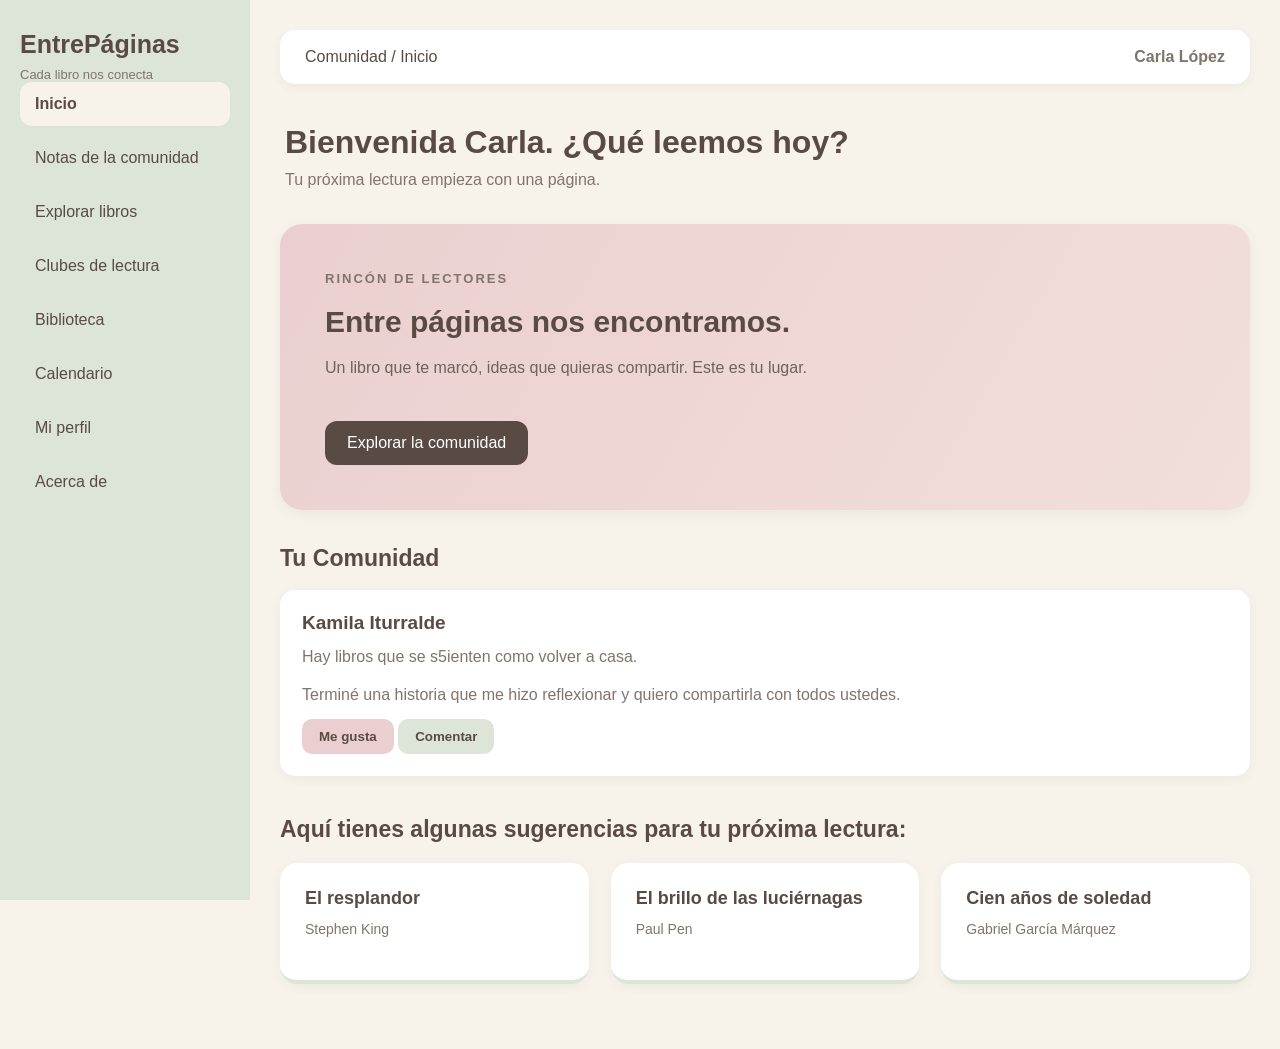
<file: index.html>
<!DOCTYPE html>
<html lang="es">
<head>
    <meta charset="UTF-8">
    <meta name="viewport" content="width=device-width, initial-scale=1.0">
    <title>EntrePáginas | Inicio</title>
    <link rel="stylesheet" href="css/estilos.css">
</head>

<body>
    <!--Barra lateral de navegación-->
    <aside class="sidebar">
        <div class="logo">
            <h2>EntrePáginas</h2>
            <p>Cada libro nos conecta</p>
        </div>

        <nav>
            <a href="index.html" class="activo">Inicio</a>
            <a href="paginas/comunidad.html">Notas de la comunidad</a>
            <a href="paginas/explorar.html">Explorar libros</a>
            <a href="paginas/clubes.html">Clubes de lectura</a>
            <a href="paginas/biblioteca.html">Biblioteca</a>
            <a href="paginas/calendario.html">Calendario</a>
            <a href="paginas/perfil.html">Mi perfil</a>
            <a href="paginas/acerca.html">Acerca de</a>
        </nav>
    </aside>
    <!--Contenido principal-->
    <main class="contenido">
        <!--Barra superior-->
        <header class="topbar">
            <p>Comunidad / Inicio</p>
            <div class="usuario">
                <span>Carla López</span>
            </div>
        </header>

    <!--Bienvenida al usuario-->
    <section class="bienvenida">
        <h1>Bienvenida Carla. ¿Qué leemos hoy?</h1>
        <p>Tu próxima lectura empieza con una página.</p>
    </section>

    <!--Banner principal-->
    <section class="banner">
        <div>
            <p>RINCÓN DE LECTORES</p>
            <h2>Entre páginas nos encontramos.</h2>
            <p>Un libro que te marcó, ideas que quieras compartir. Este es tu lugar.</p>

            <a href="paginas/comunidad.html">
                Explorar la comunidad
            </a>
        </div>
    </section>

    <!--Publicaciones-->
    <section class="comunidad-inicio">
        <h2>Tu Comunidad</h2>
        <div class="publicacion">
            <h3>Kamila Iturralde</h3>
            <p>Hay libros que se s5ienten como volver a casa.</p>
            <p>Terminé una historia que me hizo reflexionar y quiero compartirla con todos ustedes.</p>

            <button>Me gusta</button>
            <button>Comentar</button>
        </div>
    </section>

    <!--Libros recomendados-->
    <section class="recomendaciones">
        <h2>Aquí tienes algunas sugerencias para tu próxima lectura:</h2>

        <div class="libros">
            <article class="libro">
                <h3>El resplandor</h3>
                <p>Stephen King</p>
            </article>

            <article class="libro">
                <h3>El brillo de las luciérnagas</h3>
                <p>Paul Pen</p>
            </article>

            <article class="libro">
                <h3>Cien años de soledad</h3>
                <p>Gabriel García Márquez</p>
            </article>
        </div>
    </section>
    </main>

    <script src="js/script.js"></script>
</body>
</html>
</file>
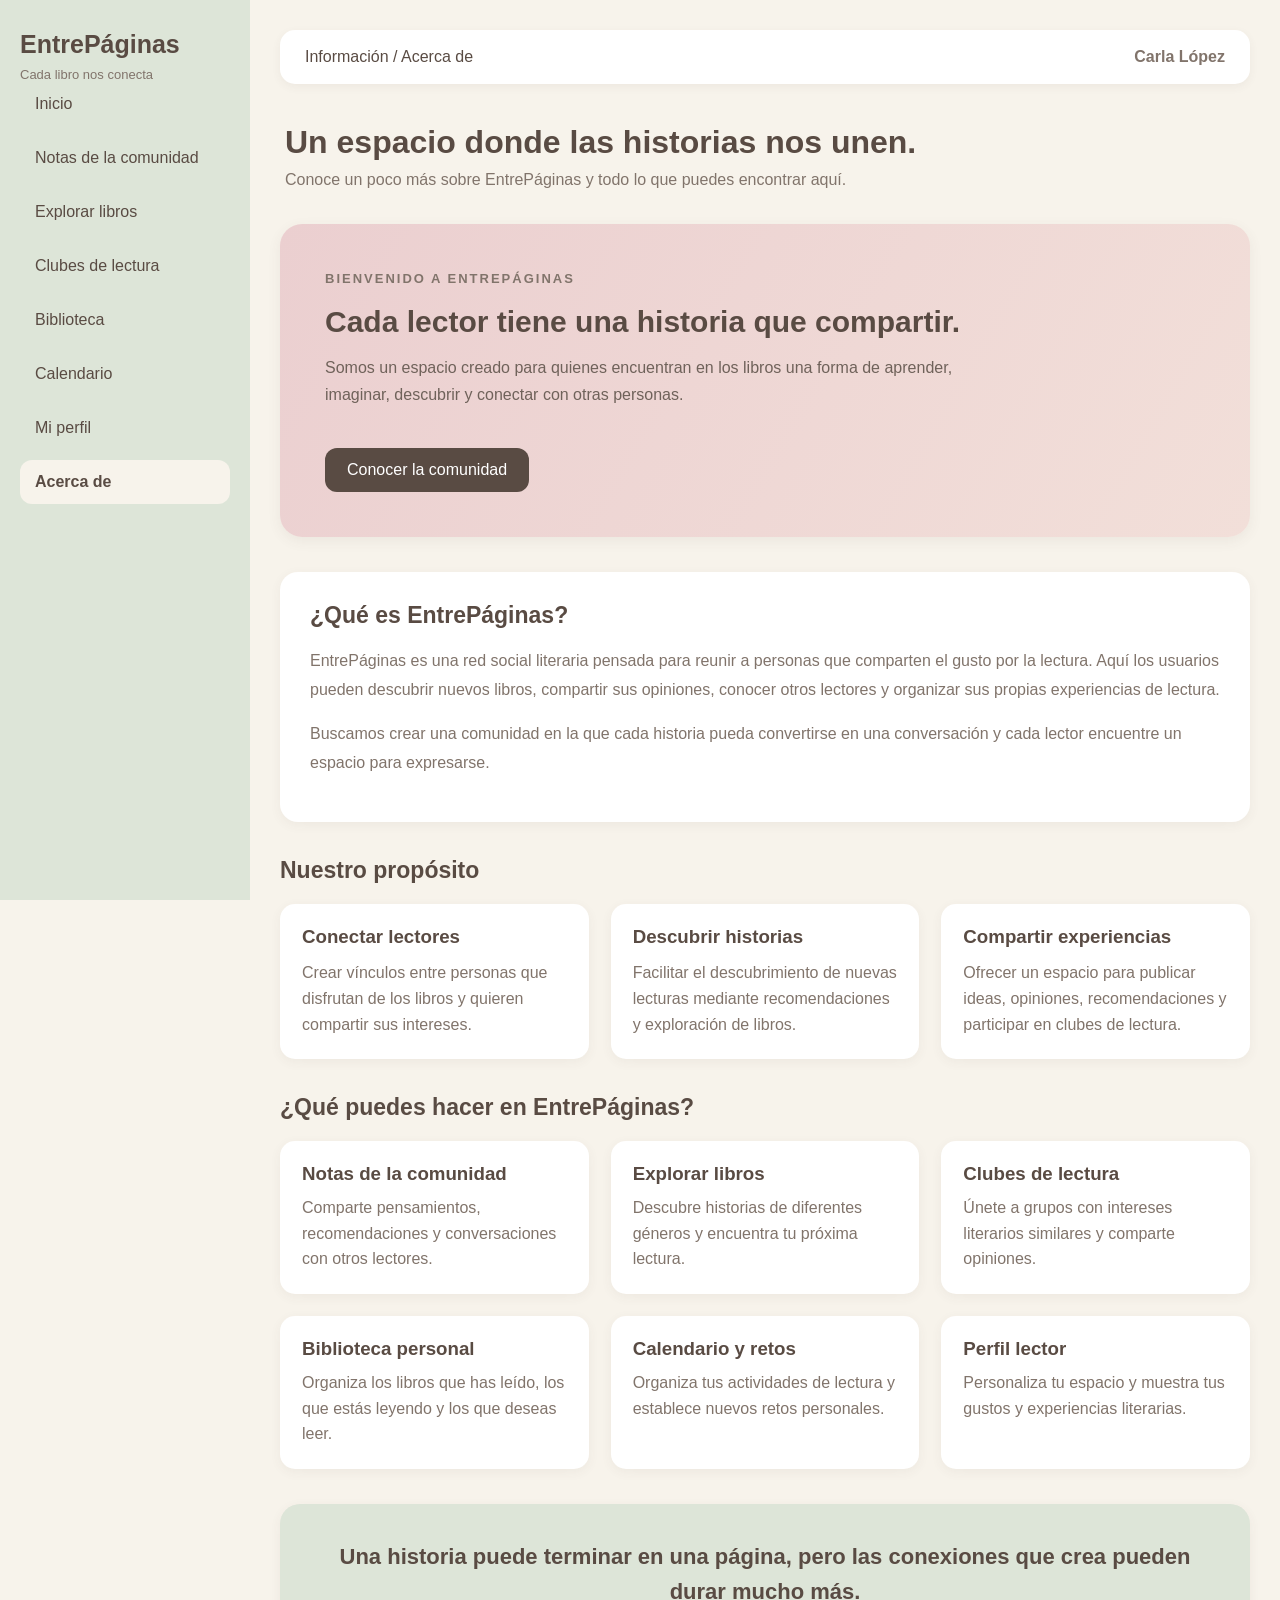
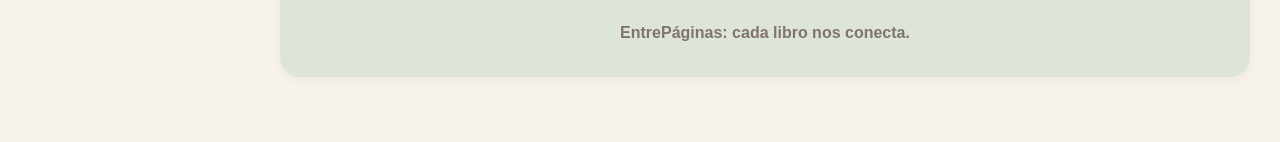
<file: paginas/acerca.html>
<!DOCTYPE html>
<html lang="es">
<head>
    <meta charset="UTF-8">
    <meta name="viewport" content="width=device-width, initial-scale=1.0">
    <title>EntrePáginas | Acerca de</title>
    <link rel="stylesheet" href="../css/estilos.css">
</head>
<body>
    <!-- Barra lateral de navegación -->
    <aside class="sidebar">
        <div class="logo">
            <h2>EntrePáginas</h2>
            <p>Cada libro nos conecta</p>
        </div>

        <nav>
            <a href="../index.html">Inicio</a>
            <a href="comunidad.html">Notas de la comunidad</a>
            <a href="explorar.html">Explorar libros</a>
            <a href="clubes.html">Clubes de lectura</a>
            <a href="biblioteca.html">Biblioteca</a>
            <a href="calendario.html">Calendario</a>
            <a href="perfil.html">Mi perfil</a>
            <a href="acerca.html" class="activo">Acerca de</a>
        </nav>
    </aside>

    <!-- Contenido principal -->
    <main class="contenido">
        <!-- Barra superior -->
        <header class="topbar">
            <p>Información / Acerca de</p>
            <div class="usuario">
                <span>Carla López</span>
            </div>
        </header>

        <!--Presentación-->
        <section class="bienvenida">
            <h1>Un espacio donde las historias nos unen.</h1>
            <p>Conoce un poco más sobre EntrePáginas y todo lo que puedes encontrar aquí.</p>
        </section>

        <!--Banner principal-->
        <section class="banner">
            <div>
                <p>BIENVENIDO A ENTREPÁGINAS</p>
                <h2>Cada lector tiene una historia que compartir.</h2>
                <p>Somos un espacio creado para quienes encuentran en los libros una forma de aprender, imaginar, descubrir y conectar con otras personas.</p>
                <a href="comunidad.html">Conocer la comunidad</a>
            </div>
        </section>

        <!--Nuestra historia-->
         <section class="acerca-historia">
            <h2>¿Qué es EntrePáginas?</h2>
            <p>EntrePáginas es una red social literaria pensada para reunir a personas que comparten el gusto por la lectura. Aquí los usuarios
                pueden descubrir nuevos libros, compartir sus opiniones, conocer otros lectores y organizar sus propias experiencias de lectura.</p>
             <p>Buscamos crear una comunidad en la que cada historia pueda convertirse en una conversación y cada lector encuentre un espacio para expresarse.</p>
        </section>

        <!--Propósito-->
        <section class="acerca-proposito">
            <h2>Nuestro propósito</h2>
            <div class="proposito-contenedor">
                <article class="proposito-card">
                    <h3>Conectar lectores</h3>
                    <p>Crear vínculos entre personas que disfrutan de los libros y quieren compartir sus intereses.</p>     
                </article>

                <article class="proposito-card">
                    <h3>Descubrir historias</h3>
                    <p> Facilitar el descubrimiento de nuevas lecturas mediante recomendaciones y exploración de libros.</p>
                </article>

                <article class="proposito-card">
                    <h3>Compartir experiencias</h3>
                    <p>Ofrecer un espacio para publicar ideas, opiniones, recomendaciones y participar en clubes de lectura.</p>  
                </article>
            </div>
        </section>

        <!--Funciones-->
        <section class="acerca-funciones">
            <h2>¿Qué puedes hacer en EntrePáginas?</h2>
            <div class="funciones-lista">
                <article>
                    <h3>Notas de la comunidad</h3>
                    <p>Comparte pensamientos, recomendaciones y conversaciones con otros lectores.</p>
                </article>

                <article>
                    <h3>Explorar libros</h3>
                    <p>Descubre historias de diferentes géneros y encuentra tu próxima lectura.</p>
                </article>

                <article>
                    <h3>Clubes de lectura</h3>
                    <p>Únete a grupos con intereses literarios similares y comparte opiniones.</p>
                </article>

                <article>
                    <h3>Biblioteca personal</h3>
                    <p>Organiza los libros que has leído, los que estás leyendo y los que deseas leer.</p>
                </article>

                <article>
                    <h3>Calendario y retos</h3>
                    <p>Organiza tus actividades de lectura y establece nuevos retos personales.</p>
                </article>

                <article>
                    <h3>Perfil lector</h3>
                    <p>Personaliza tu espacio y muestra tus gustos y experiencias literarias.</p>
                </article>
            </div>
        </section>

        <!--Frase final-->
        <section class="acerca-final">
            <h2>Una historia puede terminar en una página, pero las conexiones que crea pueden durar mucho más.</h2>
            <p>EntrePáginas: cada libro nos conecta.</p>
        </section>
    </main>

    <script src="../js/script.js"></script>
</body>
</html>
</file>
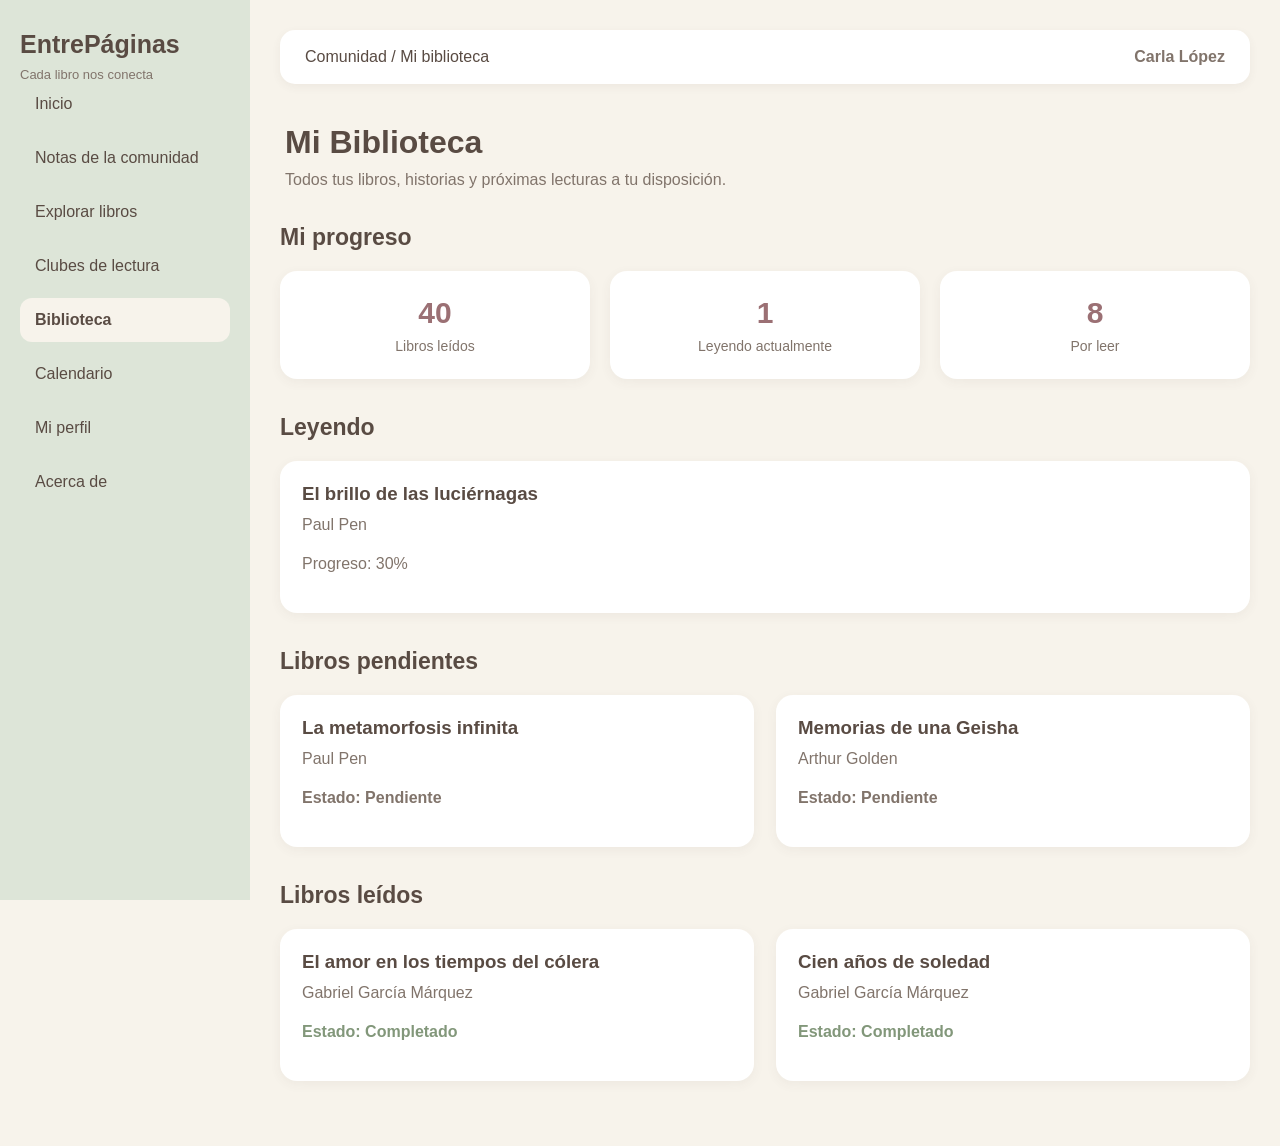
<file: paginas/biblioteca.html>
<!DOCTYPE html>
<html lang="es">
<head>
    <meta charset="UTF-8">
    <meta name="viewport" content="width=device-width, initial-scale=1.0">
    <title>EntrePáginas | Biblioteca</title>
    <link rel="stylesheet" href="../css/estilos.css">
</head>
<body>
    <!-- Barra lateral de navegación -->
    <aside class="sidebar">
        <div class="logo">
            <h2>EntrePáginas</h2>
            <p>Cada libro nos conecta</p>
        </div>

        <nav>
            <a href="../index.html">Inicio</a>
            <a href="comunidad.html">Notas de la comunidad</a>
            <a href="explorar.html">Explorar libros</a>
            <a href="clubes.html">Clubes de lectura</a>
            <a href="biblioteca.html" class="activo">Biblioteca</a>
            <a href="calendario.html">Calendario</a>
            <a href="perfil.html">Mi perfil</a>
            <a href="acerca.html">Acerca de</a>
        </nav>
    </aside>

    <!-- Contenido principal -->
    <main class="contenido">
        <!-- Barra superior -->
        <header class="topbar">
            <p>Comunidad / Mi biblioteca</p>
            <div class="usuario">
                <span>Carla López</span>
            </div>
        </header>
        
        <!--Bienvenida-->
        <section class="bienvenida">
            <h1>Mi Biblioteca</h1>
            <p>Todos tus libros, historias y próximas lecturas a tu disposición.</p>
        </section>

        <!--Resumen de lecturas-->
        <section class="resumen-biblioteca">
            <h2>Mi progreso</h2>
            <div class="estadisticas-libros">
                <article class="estadistica">
                    <h3>40</h3>
                    <p>Libros leídos</p>
                </article>

                <article class="estadistica">
                    <h3>1</h3>
                    <p>Leyendo actualmente</p>
                </article>

                <article class="estadistica">
                    <h3>8</h3>
                    <p>Por leer</p>
                </article>
            </div>
        </section>

        <!--Libros que esté leyendo el usuario-->
        <section class="mis-lecturas">
            <h2>Leyendo</h2>
            <div class="libros">
                <article class="libro">
                    <h3>El brillo de las luciérnagas</h3>
                    <p>Paul Pen</p>
                    <p>Progreso: 30%</p>
                </article>
            </div>
        </section>

        <!--Libros pendientes-->
        <section class="libros-pendientes">
            <h2>Libros pendientes</h2>
            <div class="libros">
                <article class="libro">
                    <h3>La metamorfosis infinita</h3>
                    <p>Paul Pen</p>
                    <p>Estado: Pendiente</p>
                </article>

                <article class="libro">
                    <h3>Memorias de una Geisha</h3>
                    <p>Arthur Golden</p>
                    <p>Estado: Pendiente</p>
                </article>
            </div>
        </section>

        <!--Libros terminados-->
        <section class="libros-leidos">
            <h2>Libros leídos</h2>
            <div class="libros">
                <article class="libro">
                    <h3>El amor en los tiempos del cólera</h3>
                    <p>Gabriel García Márquez</p>
                    <p>Estado: Completado</p>
                </article>

                <article class="libro">
                    <h3>Cien años de soledad</h3>
                    <p>Gabriel García Márquez</p>
                    <p>Estado: Completado</p>
                </article>
            </div>
        </section>
    </main>

    <script src="../js/script.js"></script>
</body>
</html>
</file>
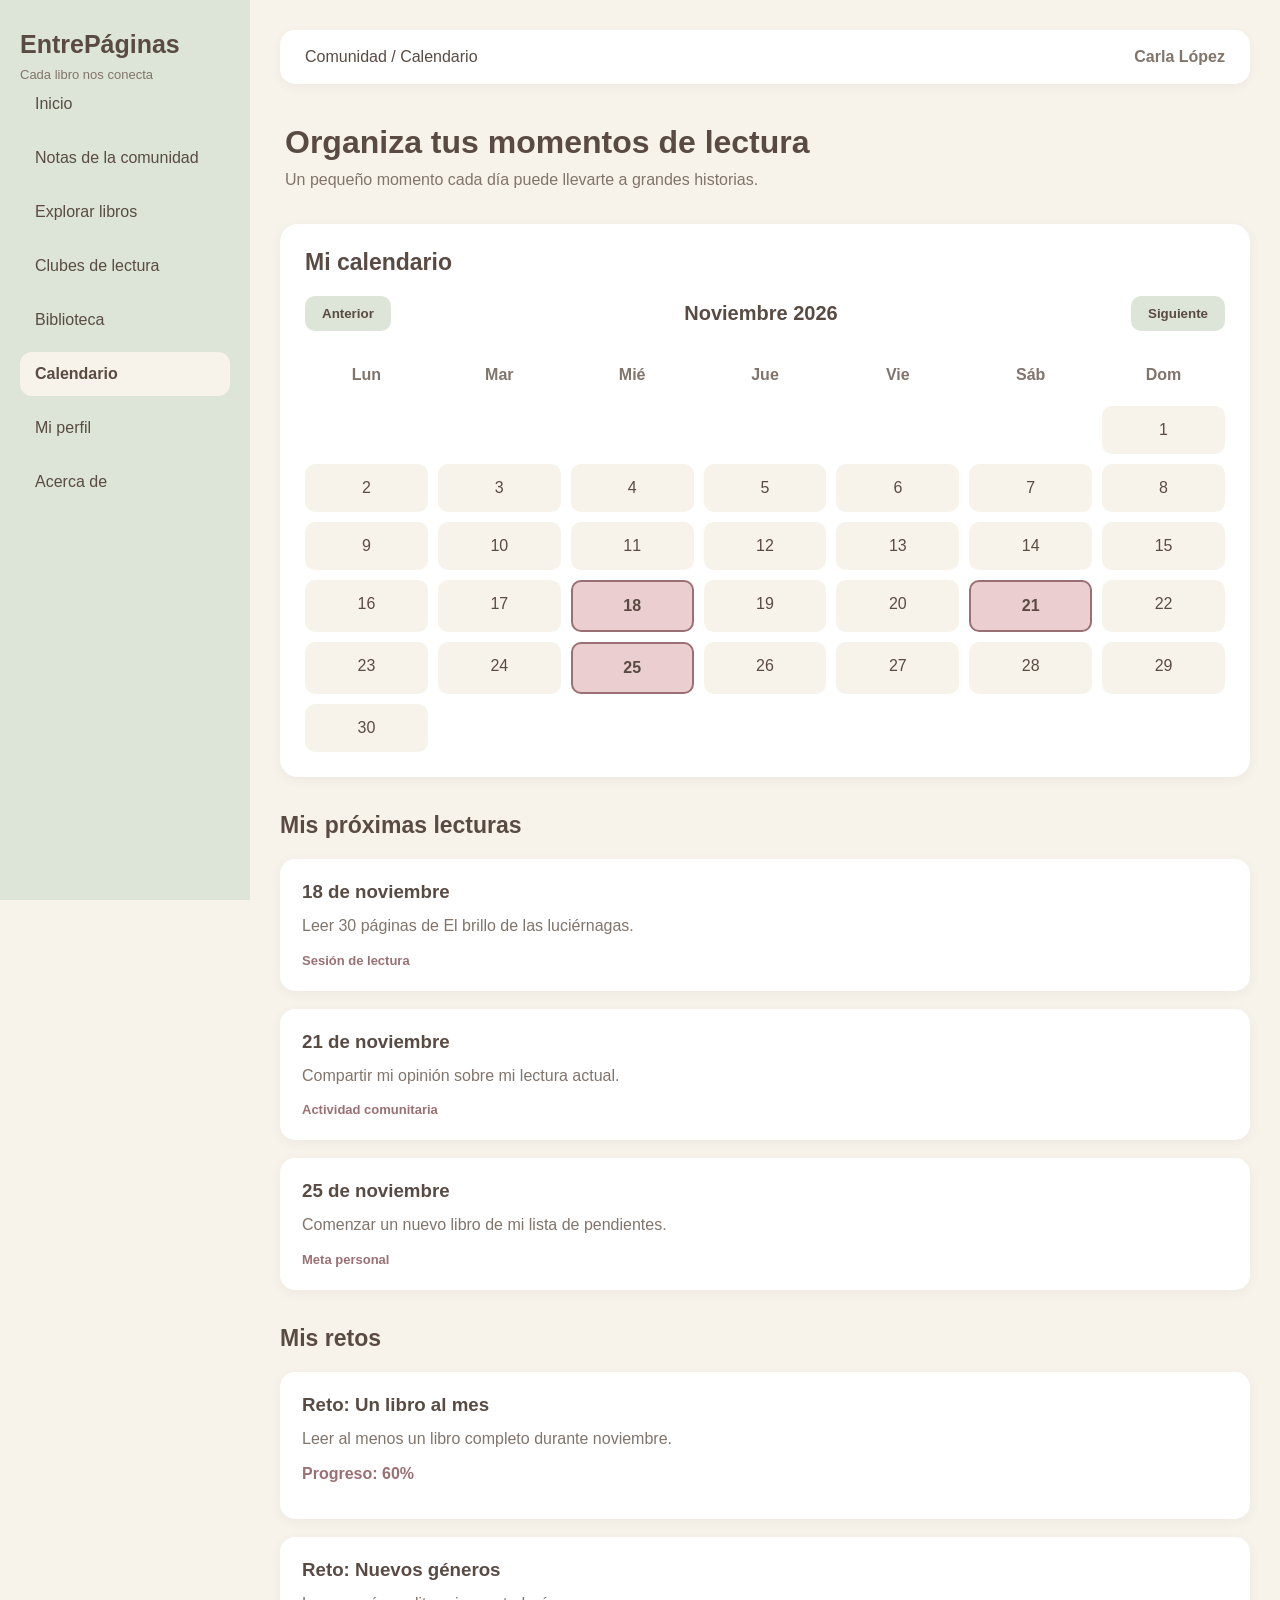
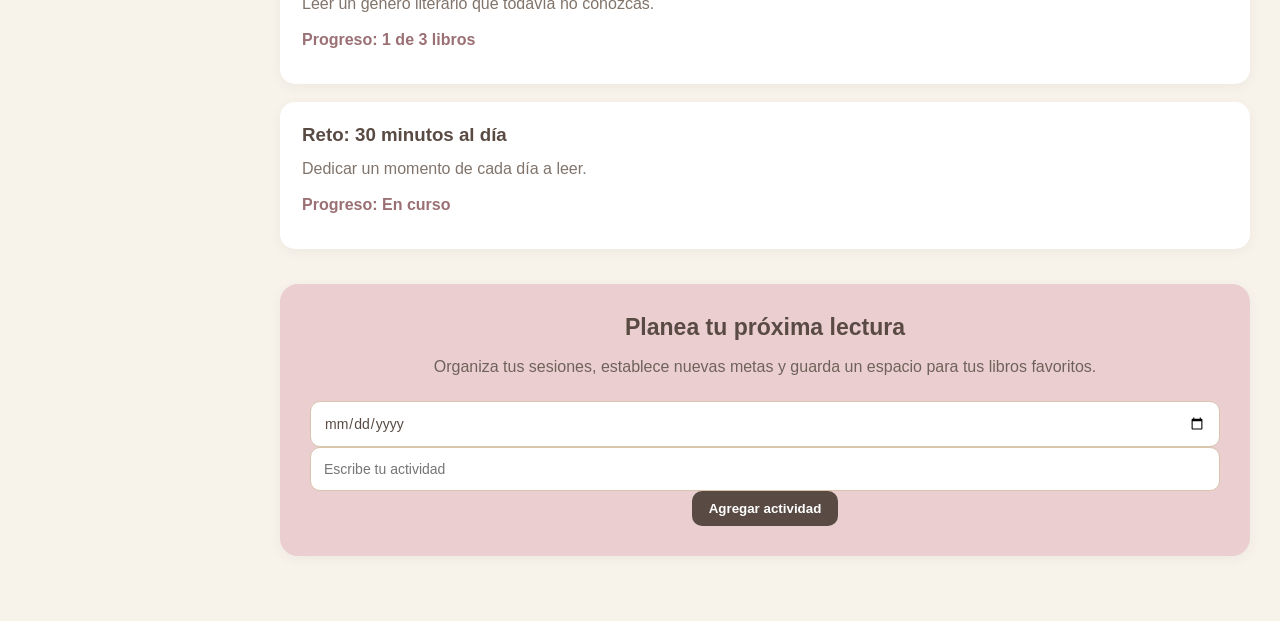
<file: paginas/calendario.html>
<!DOCTYPE html>
<html lang="es">
<head>
    <meta charset="UTF-8">
    <meta name="viewport" content="width=device-width, initial-scale=1.0">
    <title>EntrePáginas | Calendario</title>
    <link rel="stylesheet" href="../css/estilos.css">
</head>
<body>
    <!-- Barra lateral de navegación -->
    <aside class="sidebar">
        <div class="logo">
            <h2>EntrePáginas</h2>
            <p>Cada libro nos conecta</p>
        </div>

        <nav>
            <a href="../index.html">Inicio</a>
            <a href="comunidad.html">Notas de la comunidad</a>
            <a href="explorar.html">Explorar libros</a>
            <a href="clubes.html">Clubes de lectura</a>
            <a href="biblioteca.html">Biblioteca</a>
            <a href="calendario.html" class="activo">Calendario</a>
            <a href="perfil.html">Mi perfil</a>
            <a href="acerca.html">Acerca de</a>
        </nav>
    </aside>

    <!-- Contenido principal -->
    <main class="contenido">
         <!-- Barra superior -->
        <header class="topbar">
            <p>Comunidad / Calendario</p>
            <div class="usuario">
                <span>Carla López</span>
            </div>
        </header>

        <!--Bienvenida-->
        <section class="bienvenida">
            <h1>Organiza tus momentos de lectura</h1>
            <p>Un pequeño momento cada día puede llevarte a grandes historias.</p>
        </section>

        <!--Calendario-->
        <section class="calendario-lectura">
            <h2>Mi calendario</h2>
            <div class="encabezado-calendario">
                <button type="button" id="mes-anterior">Anterior</button>
                <h3 id="mes-actual">Noviembre 2026</h3>
                <button type="button" id="mes-siguiente">Siguiente</button>
            </div>

            <div class="dias-semana">
                <div>Lun</div>
                <div>Mar</div>
                <div>Mié</div>
                <div>Jue</div>
                <div>Vie</div>
                <div>Sáb</div>
                <div>Dom</div>
            </div>

            <div class="dias-calendario" id="dias-calendario">
                <div class="dia vacio"></div>
                <div class="dia vacio"></div>

                <div class="dia">1</div>
                <div class="dia">2</div>
                <div class="dia">3</div>
                <div class="dia">4</div>
                <div class="dia">5</div>
                <div class="dia">6</div>
                <div class="dia">7</div>
                <div class="dia">8</div>
                <div class="dia">9</div>
                <div class="dia">10</div>
                <div class="dia">11</div>
                <div class="dia">12</div>
                <div class="dia">13</div>
                <div class="dia">14</div>
                <div class="dia">15</div>
                <div class="dia">16</div>
                <div class="dia">17</div>
                <div class="dia">18</div>
                <div class="dia">19</div>
                <div class="dia">20</div>
                <div class="dia">21</div>
                <div class="dia">22</div>
                <div class="dia">23</div>
                <div class="dia">24</div>
                <div class="dia">25</div>
                <div class="dia">26</div>
                <div class="dia">27</div>
                <div class="dia">28</div>
                <div class="dia">29</div>
                <div class="dia">30</div>
            </div>
        </section>

        <!--Actividades programadas-->
        <section class="actividades-lectura">
            <h2>Mis próximas lecturas</h2>
            <div class="actividad">
                <h3>18 de noviembre</h3>
                <p>Leer 30 páginas de El brillo de las luciérnagas.</p>
                <span>Sesión de lectura</span>
            </div>

            <div class="actividad">
                <h3>21 de noviembre</h3>
                <p>Compartir mi opinión sobre mi lectura actual.</p>
                <span>Actividad comunitaria</span>
            </div>

            <div class="actividad">
                <h3>25 de noviembre</h3>
                <p>Comenzar un nuevo libro de mi lista de pendientes.</p>
                <span>Meta personal</span>
            </div>
        </section>

        <!--Retos de lectura-->
        <section class="retos-lectura">
            <h2>Mis retos</h2>
            <div class="reto">
                <h3>Reto: Un libro al mes</h3>
                <p>Leer al menos un libro completo durante noviembre.</p>
                <p>Progreso: 60%</p>
            </div>

            <div class="reto">
                <h3>Reto: Nuevos géneros</h3>
                <p>Leer un género literario que todavía no conozcas.</p>
                <p>Progreso: 1 de 3 libros</p>
            </div>

            <div class="reto">
                <h3>Reto: 30 minutos al día</h3>
                <p>Dedicar un momento de cada día a leer.</p>
                <p>Progreso: En curso</p>
            </div>
        </section>

        <!--Crear actividad-->
        <section class="nueva-actividad">
           <h2>Planea tu próxima lectura</h2>

    <p>Organiza tus sesiones, establece nuevas metas y guarda un espacio para tus libros favoritos.</p>

    <input type="date" id="fecha">
    <input type="text" id="actividad" placeholder="Escribe tu actividad">

    <button type="button" onclick="agregarActividad()">
        Agregar actividad
    </button>
        </section>
    </main>

    <script src="../js/script.js"></script>
</body>
</html>
</file>
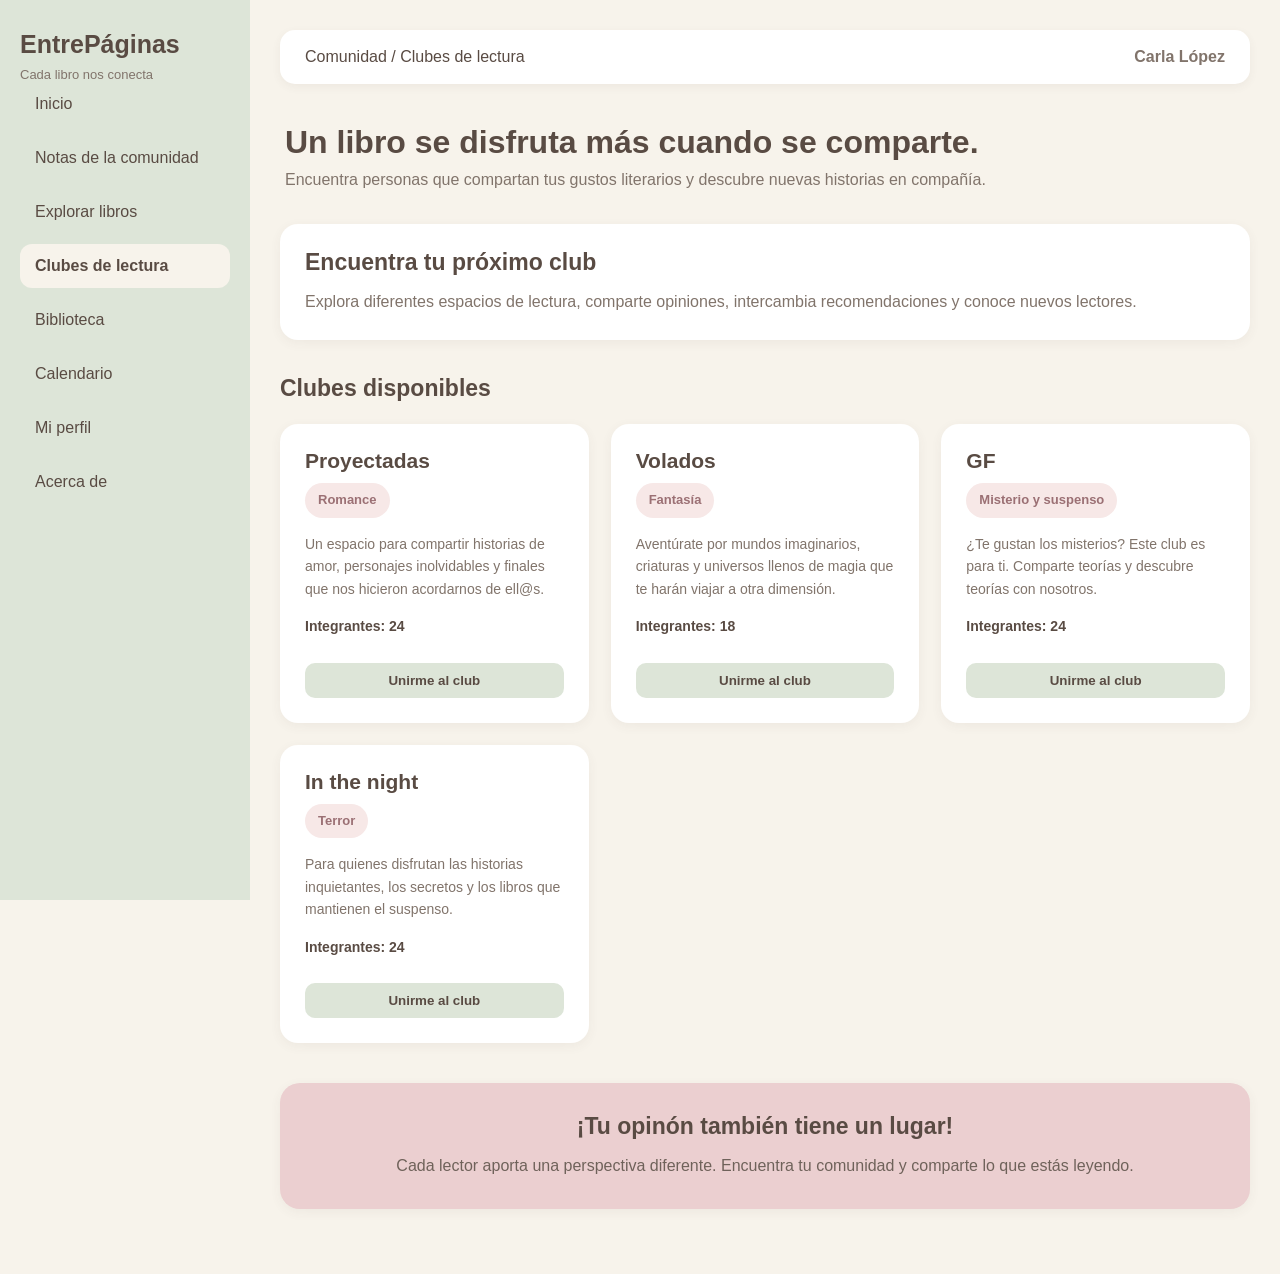
<file: paginas/clubes.html>
<!DOCTYPE html>
<html lang="es">
<head>
    <meta charset="UTF-8">
    <meta name="viewport" content="width=device-width, initial-scale=1.0">
    <title>EntrePáginas | Clubes de lectura</title>
    <link rel="stylesheet" href="../css/estilos.css">
</head>
<body>
    <!-- Barra lateral de navegación -->
    <aside class="sidebar">
        <div class="logo">
            <h2>EntrePáginas</h2>
            <p>Cada libro nos conecta</p>
        </div>

        <nav>
            <a href="../index.html">Inicio</a>
            <a href="comunidad.html">Notas de la comunidad</a>
            <a href="explorar.html">Explorar libros</a>
            <a href="clubes.html" class="activo">Clubes de lectura</a>
            <a href="biblioteca.html">Biblioteca</a>
            <a href="calendario.html">Calendario</a>
            <a href="perfil.html">Mi perfil</a>
            <a href="acerca.html">Acerca de</a>
        </nav>
    </aside>

    <!--Contenido principal-->
    <main class="contenido">
        <!--Barra superior-->
        <header class="topbar">
            <p>Comunidad / Clubes de lectura</p>
            <div class="usuario">
                <span>Carla López</span>
            </div>
        </header>

        <!--Bienvenida-->
        <!-- Bienvenida -->
        <section class="bienvenida">
            <h1>Un libro se disfruta más cuando se comparte.</h1>
            <p>Encuentra personas que compartan tus gustos literarios y descubre nuevas historias en compañía.</p>
        </section>

        <!-- Presentación de los clubes -->
        <section class="presentacion-clubes">
            <h2>Encuentra tu próximo club</h2>
            <p>Explora diferentes espacios de lectura, comparte opiniones, intercambia recomendaciones y conoce nuevos lectores.</p>
        </section>

        <!--Clubes disponibles-->
        <section class="clubes-disponibles">
            <h2>Clubes disponibles</h2>
            <div class="lista-clubes">
                <!--Club 1-->
                <article class="club">
                    <h3>Proyectadas</h3>
                    <p class="genero">Romance</p>
                    <p>Un espacio para compartir historias de amor, personajes inolvidables y finales que nos hicieron acordarnos de ell@s.</p>
                    <p>Integrantes: 24</p>
                    <button>Unirme al club</button>
                </article>

                <!--Club 2-->
                <article class="club">
                    <h3>Volados</h3>
                    <p class="genero">Fantasía</p>
                    <p>Aventúrate por mundos imaginarios, criaturas y universos llenos de magia que te harán viajar a otra dimensión.</p>
                    <p>Integrantes: 18</p>
                    <button>Unirme al club</button>
                </article>

                <!--Club 3-->
                <article class="club">
                    <h3>GF</h3>
                    <p class="genero">Misterio y suspenso</p>
                    <p>¿Te gustan los misterios? Este club es para ti. Comparte teorías y descubre teorías con nosotros.</p>
                    <p>Integrantes: 24</p>
                    <button>Unirme al club</button>
                </article>

                <!--Club 4-->
                <article class="club">
                    <h3>In the night</h3>
                    <p class="genero">Terror</p>
                    <p>Para quienes disfrutan las historias inquietantes, los secretos y los libros que mantienen el suspenso.</p>
                    <p>Integrantes: 24</p>
                    <button>Unirme al club</button>
                </article>
            </div>
        </section>

            <!--Invitación a participar-->
            <section class="invitacion-club">
                <h2>¡Tu opinón también tiene un lugar!</h2>
                <p>Cada lector aporta una perspectiva diferente. Encuentra tu comunidad y comparte lo que estás leyendo.</p>
            </section>
    </main>

    <script src="../js/script.js"></script>
</body>
</html>
</file>
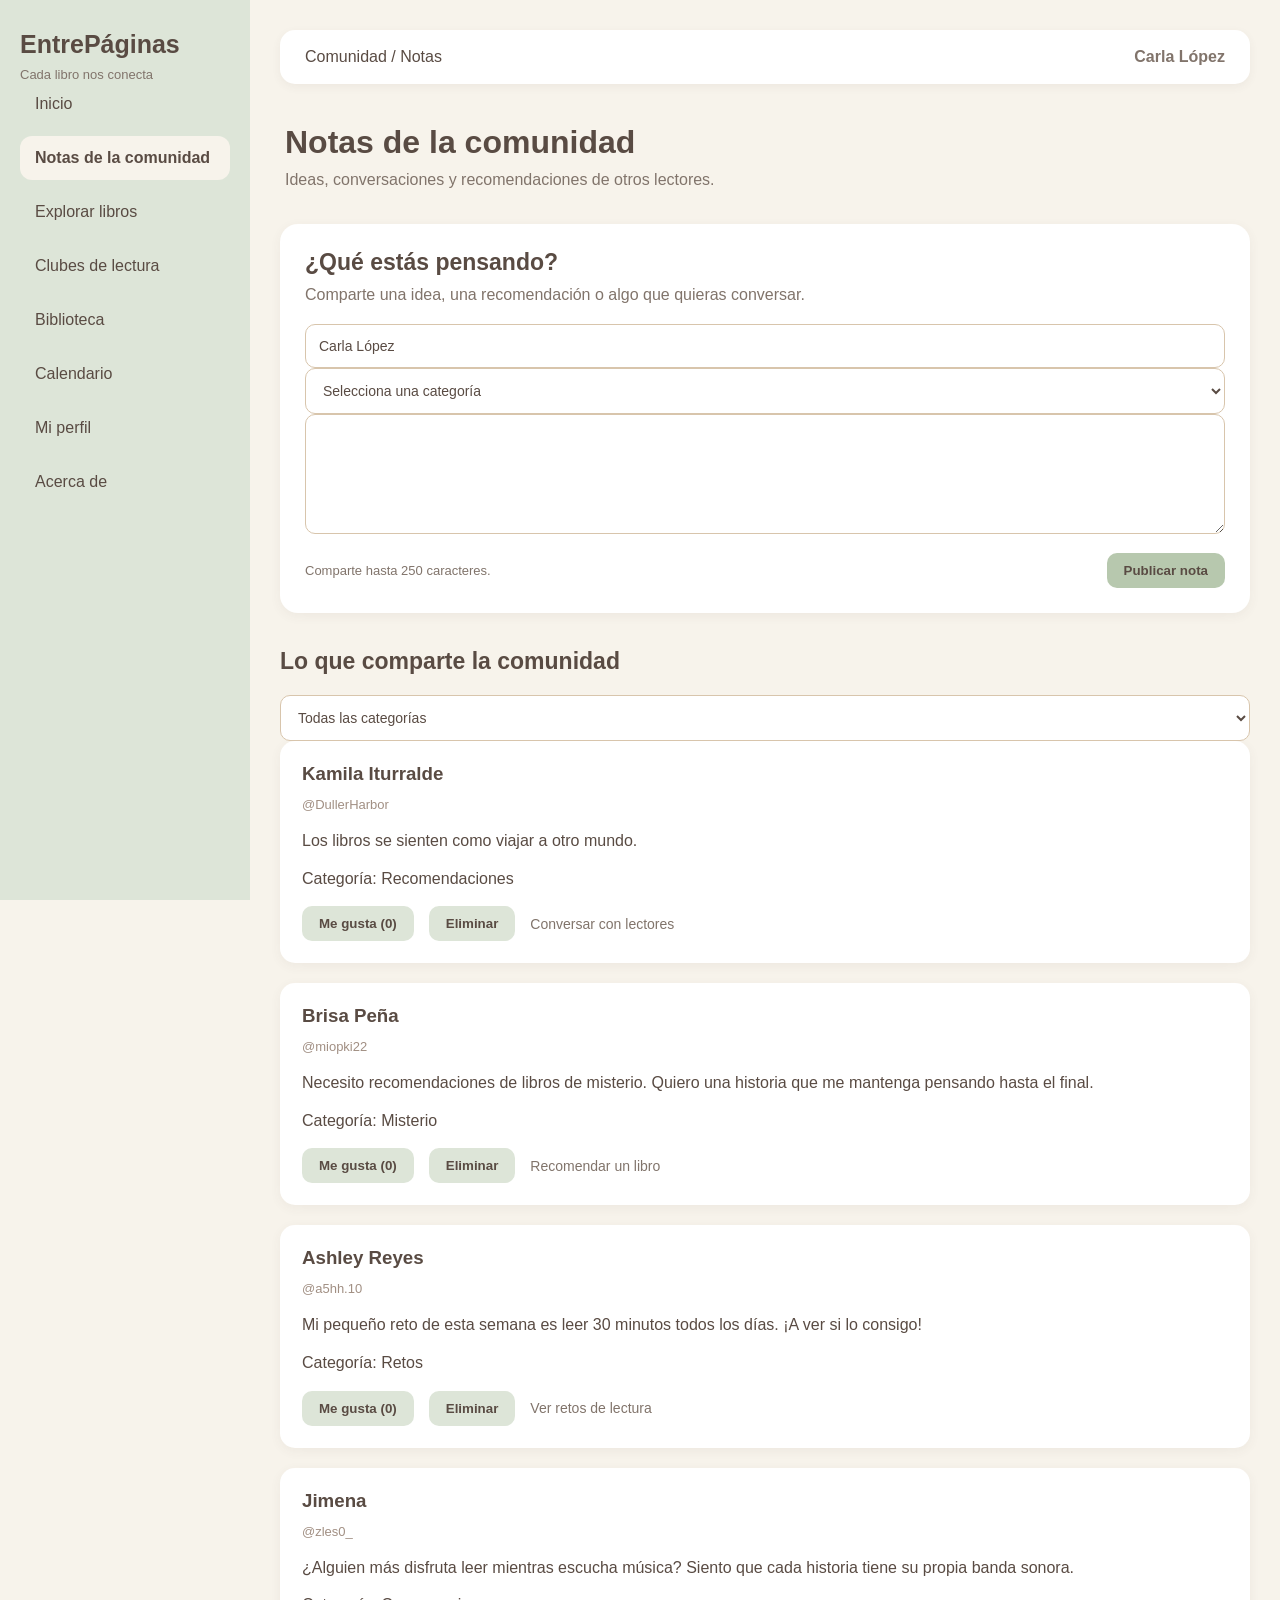
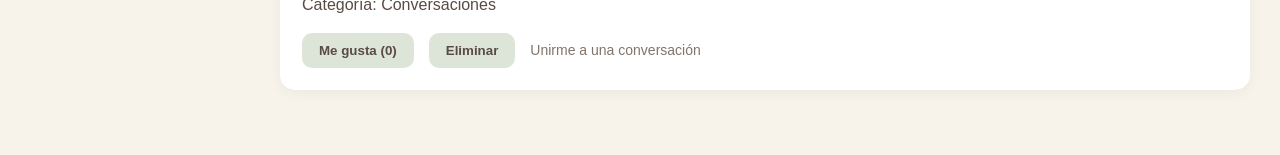
<file: paginas/comunidad.html>
<!DOCTYPE html>
<html lang="es">
<head>
    <meta charset="UTF-8">
    <meta name="viewport" content="width=device-width, initial-scale=1.0">
    <title>EntrePáginas | Comunidad</title>
    <link rel="stylesheet" href="../css/estilos.css">
</head>
<body>
    <!--Barra lateral-->
    <aside class="sidebar">
        <div class="logo">
            <h2>EntrePáginas</h2>
            <p>Cada libro nos conecta</p>
        </div>

        <nav>
            <a href="../index.html">Inicio</a>
            <a href="comunidad.html" class="activo">Notas de la comunidad</a>
            <a href="explorar.html">Explorar libros</a>
            <a href="clubes.html">Clubes de lectura</a>
            <a href="biblioteca.html">Biblioteca</a>
            <a href="calendario.html">Calendario</a>
            <a href="perfil.html">Mi perfil</a>
            <a href="acerca.html">Acerca de</a>
        </nav>
    </aside>

    <!--Contenido principal-->
    <main class="contenido">
        <!--Barra superior-->
        <header class="topbar">
            <p>Comunidad / Notas</p>
            <div class="usuario">
                <span>Carla López</span>
            </div>
        </header>

        <!--Bienvenida-->
        <section class="bienvenida">
            <h1>Notas de la comunidad</h1>
            <p>Ideas, conversaciones y recomendaciones de otros lectores.</p>
        </section>

        <!--Espacio para publicar notas-->
        <section class="crear-nota">
            <h2>¿Qué estás pensando?</h2>
            <p>Comparte una idea, una recomendación o algo que quieras conversar.</p>

            <form id="formularioNota">
                <input
                    type="text"
                    id="nombreUsuario"
                     placeholder="Tu nombre"
                     value="Carla López"
                     required>

<select id="categoriaNota" required>
    <option value="">Selecciona una categoría</option>
    <option value="Recomendaciones">Recomendaciones</option>
    <option value="Misterio">Misterio</option>
    <option value="Retos">Retos de lectura</option>
    <option value="Conversaciones">Conversaciones</option>
</select>
                <textarea
                id="textoNota"
                name="textoNota"
                placeholder="Escribe tu nota aquí..."
                maxlength="250"
                required>
                </textarea>

                <div class="nota-opciones">
                    <span>Comparte hasta 250 caracteres.</span>
                    <button type="submit">Publicar nota</button>
                </div>
            </form>
        </section>

        <!--Notas de otros lectores-->
        <section class="notas-comunidad">
            <h2>Lo que comparte la comunidad</h2>
            <select id="filtroCategoria">
    <option value="Todas">Todas las categorías</option>
    <option value="Recomendaciones">Recomendaciones</option>
    <option value="Misterio">Misterio</option>
    <option value="Retos">Retos de lectura</option>
    <option value="Conversaciones">Conversaciones</option>
</select>
            <article class="nota-card">
                <div class="nota-usuario">
                    <h3>Kamila Iturralde</h3>
                    <span>@DullerHarbor</span>
                </div>
                <p>Los libros se sienten como viajar a otro mundo.</p>

                <div class="nota-interaccion">
                    <button type="button">Me gusta</button>
                    <a href="clubes.html">Conversar con lectores</a>
                </div>
            </article>

            <article class="nota-card">
                <div class="nota-usuario">
                    <h3>Brisa Peña</h3>
                    <span>@miopki22</span>
                </div>

                <p>Necesito recomendaciones de libros de misterio. Quiero una historia que me mantenga pensando hasta el final.</p>

                <div class="nota-interaccion">
                    <button type="button">Me gusta</button>
                    <a href="explorar.html">Recomendar un libro</a>
                </div>
            </article>

            <article class="nota-card">
                <div class="nota-usuario">
                    <h3>Ashley Reyes</h3>
                    <span>@a5hh.10</span>
                </div>
                <p>Mi pequeño reto de esta semana es leer 30 minutos todos los días. ¡A ver si lo consigo!</p>
                    <div class="nota-interaccion">
                    <button type="button">Me gusta</button>
                    <a href="calendario.html">Ver retos de lectura</a>
                </div>
            </article>

            <article class="nota-card">
                <div class="nota-usuario">
                    <h3>Jimena</h3>
                    <span>@zles0_</span>
                </div>
                <p>¿Alguien más disfruta leer mientras escucha música? Siento que cada historia tiene su propia banda sonora.</p>
                 <div class="nota-interaccion">
                    <button type="button">Me gusta</button>
                    <a href="clubes.html">Unirme a una conversación</a>
                </div>
            </article>
        </section>
    </main>

    <script src="../js/script.js"></script>
</body>
</html>
</file>
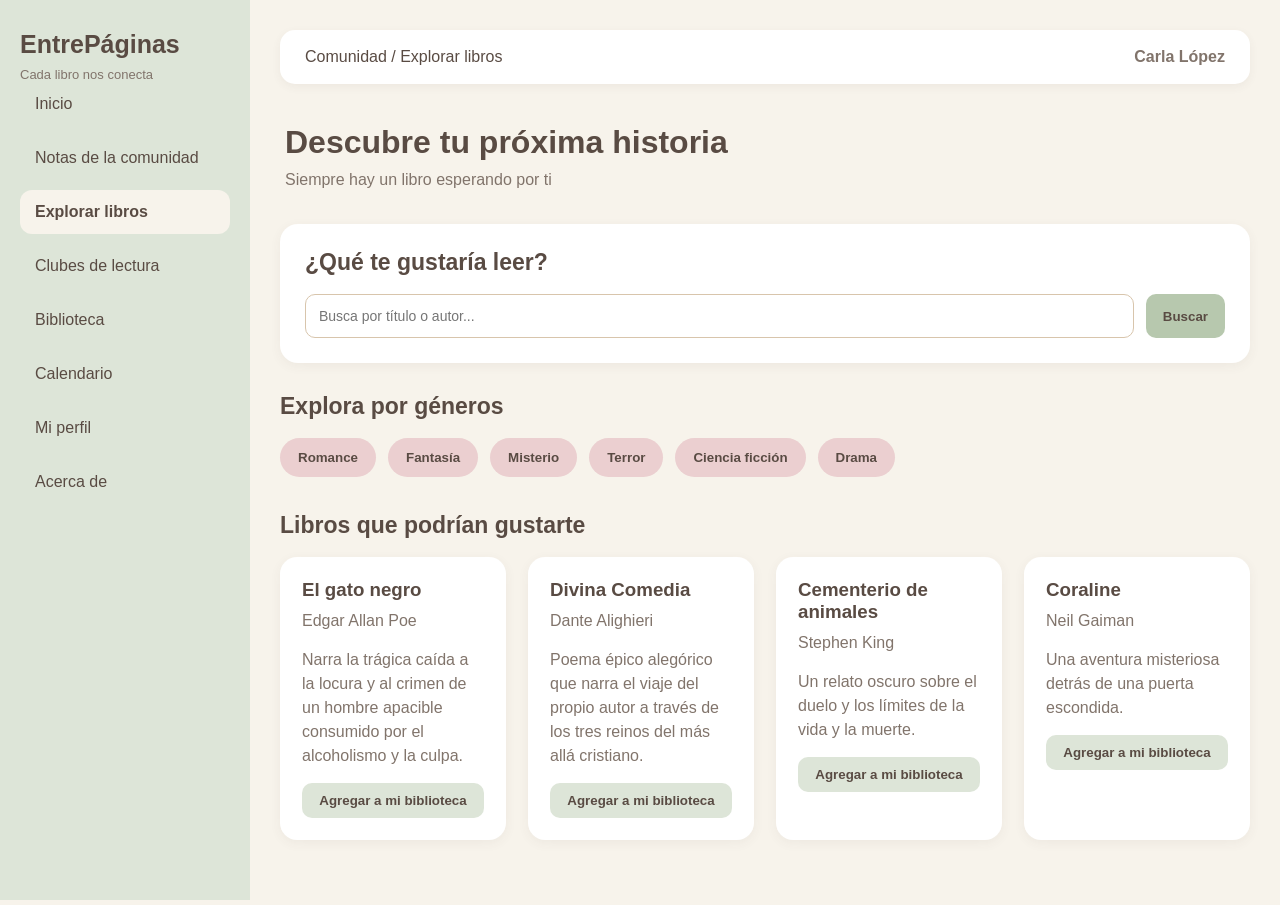
<file: paginas/explorar.html>
<!DOCTYPE html>
<html lang="es">
<head>
    <meta charset="UTF-8">
    <meta name="viewport" content="width=device-width, initial-scale=1.0">
    <title>EntrePáginas | Explorar libros</title>
    <link rel="stylesheet" href="../css/estilos.css">
</head>
<body>
    <!--Barra lateral de navegación-->
    <aside class="sidebar">
        <div class="logo">
            <h2>EntrePáginas</h2>
            <p>Cada libro nos conecta</p>
        </div>

        <nav>
            <a href="../index.html">Inicio</a>
            <a href="comunidad.html">Notas de la comunidad</a>
            <a href="explorar.html" class="activo">Explorar libros</a>
            <a href="clubes.html">Clubes de lectura</a>
            <a href="biblioteca.html">Biblioteca</a>
            <a href="calendario.html">Calendario</a>
            <a href="perfil.html">Mi perfil</a>
            <a href="acerca.html">Acerca de</a>
        </nav>
    </aside>

    <!--Contenido principal-->
    <main class="contenido">
        <!--Barra superior-->
        <header class="topbar">
            <p>Comunidad / Explorar libros</p>
            <div class="usuario">
                <span>Carla López</span>
            </div>
        </header>

        <!--Encabezado-->
        <section class="bienvenida">
            <h1>Descubre tu próxima historia</h1>
            <p>Siempre hay un libro esperando por ti</p>
        </section>

        <!--Buscador-->
        <section class="busqueda-libros">
            <h2>¿Qué te gustaría leer?</h2>
            <form>
                <input type="text" 
                id="buscarLibro" 
                name="buscarLibro"
                placeholder="Busca por título o autor...">
                <button type="submit">Buscar</button>
            </form>
        </section>

        <!--Categorías-->
        <section class="categorias">
            <h2>Explora por géneros</h2>
            <div class="lista-categorias">
                <button>Romance</button>
                <button>Fantasía</button>
                <button>Misterio</button>
                <button>Terror</button>
                <button>Ciencia ficción</button>
                <button>Drama</button>
            </div>
        </section>

        <!--Libros destacados-->
        <section class="libros-destacados">
            <h2>Libros que podrían gustarte</h2>
            <div class="libros">
                <article class="libro">
                    <h3>El gato negro</h3>
                    <p>Edgar Allan Poe</p>
                    <p>Narra la trágica caída a la locura y al crimen de un hombre apacible consumido por el alcoholismo y la culpa.</p>
                    <button>Agregar a mi biblioteca</button>
                </article>

                <article class="libro">
                    <h3>Divina Comedia</h3>
                    <p>Dante Alighieri</p>
                    <p>Poema épico alegórico que narra el viaje del propio autor a través de los tres reinos del más allá cristiano.</p>
                    <button>Agregar a mi biblioteca</button>
                </article>

                <article class="libro">
                    <h3>Cementerio de animales</h3>
                    <p>Stephen King</p>
                    <p>Un relato oscuro sobre el duelo y los límites de la vida y la muerte.</p>
                    <button>Agregar a mi biblioteca</button>
                </article>

                <article class="libro">
                    <h3>Coraline</h3>
                    <p>Neil Gaiman</p>
                    <p>Una aventura misteriosa detrás de una puerta escondida.</p>
                    <button>Agregar a mi biblioteca</button>
                </article>
            </div>
        </section>
    </main>

    <script src="../js/script.js"></script>
</body>
</html>
</file>
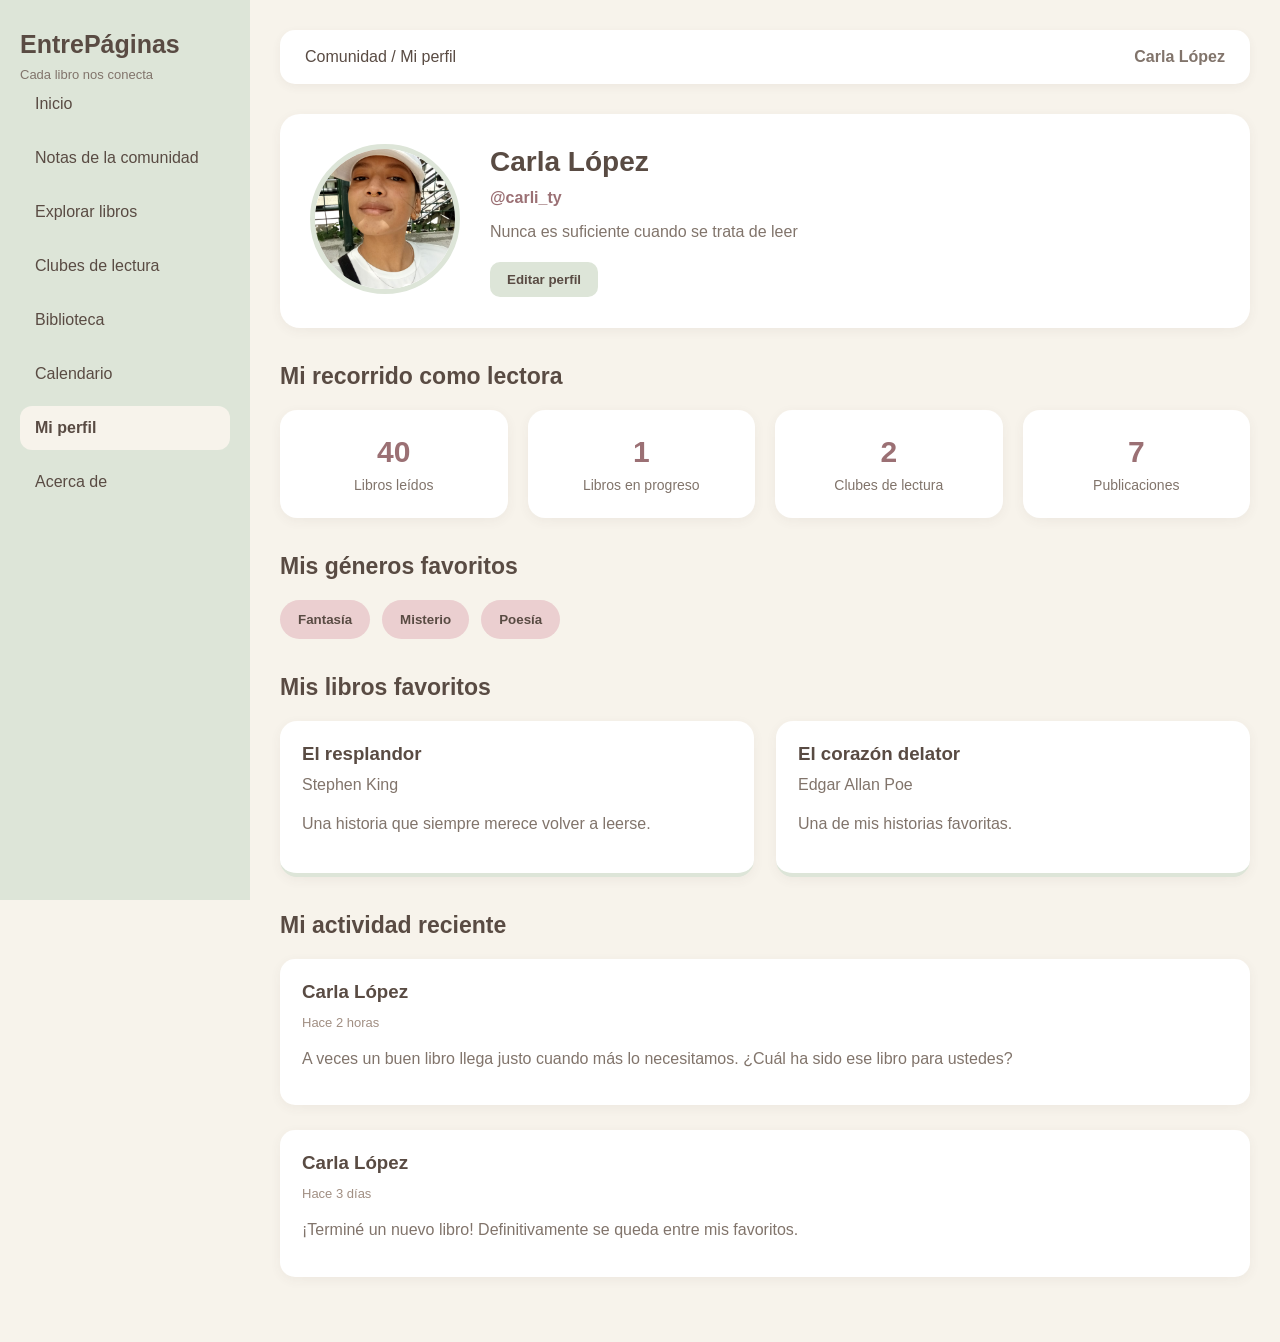
<file: paginas/perfil.html>
<!DOCTYPE html>
<html lang="es">
<head>
    <meta charset="UTF-8">
    <meta name="viewport" content="width=device-width, initial-scale=1.0">
    <title>EntrePáginas | Perfil</title>
    <link rel="stylesheet" href="../css/estilos.css">
</head>
<body>
     <!-- Barra lateral de navegación -->
    <aside class="sidebar">
        <div class="logo">
            <h2>EntrePáginas</h2>
            <p>Cada libro nos conecta</p>
        </div>

        <nav>
            <a href="../index.html">Inicio</a>
            <a href="comunidad.html">Notas de la comunidad</a>
            <a href="explorar.html">Explorar libros</a>
            <a href="clubes.html">Clubes de lectura</a>
            <a href="biblioteca.html">Biblioteca</a>
            <a href="calendario.html">Calendario</a>
            <a href="perfil.html" class="activo">Mi perfil</a>
            <a href="acerca.html">Acerca de</a>
        </nav>
    </aside>

    <!-- Contenido principal -->
    <main class="contenido">
        <!-- Barra superior -->
        <header class="topbar">
            <p>Comunidad / Mi perfil</p>
            <div class="usuario">
                <span>Carla López</span>
            </div>
        </header>

        <!--Información del perfil-->
        <section class="perfil-principal">
            <div class="foto-perfil">
                <img src="../assets/img/IMG-20261116-WA0019.jpg" alt="Foto de perfil">
            </div>

            <div class="informacion-perfil">
            <h1>Carla López</h1>
            <p>@carli_ty</p>
            <p>Nunca es suficiente cuando se trata de leer</p>
            <button type="button">Editar perfil</button>
            </div>
        </section>

        <!--Estadisticas-->
        <section class="estadisticas-perfil">
            <h2>Mi recorrido como lectora</h2>
            <div class="estadisticas-libros">
                <article class="estadistica">
                    <h3>40</h3>
                    <p>Libros leídos</p>
                </article>

                <article class="estadistica">
                    <h3>1</h3>
                    <p>Libros en progreso</p>
                </article>

                <article class="estadistica">
                    <h3>2</h3>
                    <p>Clubes de lectura</p>
                </article>

                <article class="estadistica">
                    <h3>7</h3>
                    <p>Publicaciones</p>
                </article>
            </div>
        </section>

        <!--Géneros favoritos-->
        <section class="generos-favoritos">
            <h2>Mis géneros favoritos</h2>
            <div class="lista-categorias">
                <button type="button">Fantasía</button>
                <button type="button">Misterio</button>
                <button type="button">Poesía</button>
            </div>
        </section>

        <!--Libros favoritos-->
        <section class="favoritos-perfil">
            <h2>Mis libros favoritos</h2>
            <div class="libros">
                <article class="libro">
                    <h3>El resplandor</h3>
                    <p>Stephen King</p>
                    <p>Una historia que siempre merece volver a leerse.</p>
                </article>

                <article class="libro">
                    <h3>El corazón delator</h3>
                    <p>Edgar Allan Poe</p>
                    <p>Una de mis historias favoritas.</p>
                </article>
            </div>
        </section>

        <!--Actividad reciente-->
        <section class="actividad-perfil">
            <h2>Mi actividad reciente</h2>
            <article class="publicacion">
                <h3>Carla López</h3>
                <p>Hace 2 horas</p>
                <p>A veces un buen libro llega justo cuando más lo necesitamos. ¿Cuál ha sido ese libro para ustedes?</p>
            </article>

            <article class="publicacion">
                <h3>Carla López</h3>
                <p>Hace 3 días</p>
                <p>¡Terminé un nuevo libro! Definitivamente se queda entre mis favoritos.</p>
            </article>
        </section>
    </main>

    <script src="../js/script.js"></script>
</body>
</html>
</file>
<file: css/estilos.css>
/*CONFIGURACIÓN GENERAL*/
*{
    margin: 0;
    padding: 0;
    box-sizing: border-box;
}

body{
    font-family: 'Segoe UI', Tahoma, Geneva, Verdana, sans-serif;
    background-color: #F7F3EB;
    color: #594B43;
}

/*Barra lateral*/
.sidebar{
    width: 250px;
    height: 100vh;
    background-color: #DDE5D8;
    position: fixed;
    top: 0;
    left: 0;
    padding: 30px 20px;
}

.logo h2{
    font-size: 25px;
    color: #594B43;
    margin-bottom: 8px;
}
.logo p{
    font-size: 13px;
    color: #81746B;
}

.sidebar nav{
    display: flex;
    flex-direction: column;
    gap: 10px;
}
.sidebar nav a{
    text-decoration: none;
    color: #594B43;
    padding: 13px 15px;
    border-radius: 12px;
    transition: 0.3s;
}
.sidebar nav a:hover{
    background-color: #C8D5C2;
}
.sidebar nav a.activo{
    background-color: #F7F3EB;
    font-weight: bold;
}

/*Contenido principal*/
.contenido{
    margin-left: 250px;
    padding: 30px;
}

/*Barra superior*/
.topbar{
    display: flex;
    justify-content: space-between;
    align-items: center;
    background-color: #FFFFFF;
    padding: 18px 25px;
    border-radius: 15px;
    margin-bottom: 30px;
    box-shadow: 0 3px 10px rgba(89, 75, 67, 0.06);
}
.usuario{
    font-weight: bold;
    color: #81746B;
}

/*Bienvenida*/
.bienvenida{
    margin-bottom: 30px;
}
.bienvenida h1{
    font-size: 30px;
    margin-bottom: 10px;
    color: #594B43;
}
.bienvenida p{
    color: #81746B;
    font-size: 16px;
}

/*Banner principal*/
.banner{
    background-color: #EBCFD0;
    padding: 45px;
    border-radius: 20px;
    margin-bottom: 35px;
}
.banner p{
    margin-bottom: 12px;
    line-height: 1.6;
}
.banner h2{
    font-size: 29px;
    margin-bottom: 15px;
}
.banner a{
    display: inline-block;
    margin-top: 15px;
    padding: 12px 20px;
    background-color: #594B43;
    color: white;
    text-decoration: none;
    border-radius: 10px;
    transition: 0.3s;
}
.banner a:hover{
    background-color: #81746B;
}

/*Tarjetas y secciones*/
section{
    margin-bottom: 35px;
}
section h2{
    margin-bottom: 20px;
    font-size: 23px;
}

.publicacion, .libro, .nota-card, .proposito-card, .funciones-lista article{
    background-color: #FFFFFF;
    padding: 22px;
    border-radius: 15px;
    box-shadow: 0 3px 12px rgba(89, 75, 67, 0.06);
}
.publicacion h3, .nota-card h3{
    margin-bottom: 10px;
}
.publicacion p, .nota-card p{
    line-height: 1.6;
    margin-bottom: 12px;
}

/*Botones*/
button{
    border: none;
    padding: 10px 17px;
    border-radius: 10px;
    background-color: #DDE5D8;
    color: #594B43;
    font-weight: bold;
    cursor: pointer;
    transition: 0.3s;
}
button:hover{
    background-color: #C8D5C2;
}

/*Libros y recomendaciones*/
.libros{
    display: grid;
    grid-template-columns: repeat(auto-fit, minmax(180px, 1fr));
    gap: 20px;
}
.libro h3{
    margin-bottom: 10px;
}

/*Formularios*/
input, textarea, select{
    width: 100%;
    padding: 13px;
    border: 1px solid #D8C5AC;
    border-radius: 10px;
    background-color: #FFFFFF;
    color: #594B43;
    font-family: inherit;
    font-size: 14px;
}
textarea{
    resize: vertical;
    min-height: 110px;
}
input:focus, textarea:focus, select:focus{
    outline: 2px solid #B7C8AE;
}

/*Diseño responsivo*/
@media(max-width: 850px){
    .sidebar{
        width: 190px;
        padding: 20px 12px;
    }
    .contenido{
        margin-left: 190px;
        padding: 20px;
    }
    .banner{
        padding: 30px;
    }
}

@media(max-width: 600px){
    .sidebar{
        position: relative;
        width: 100%;
        height: auto;
    }
    .sidebar nav{
        flex-direction: row;
        flex-wrap: wrap;
    }
    .contenido{
        margin-left: 0;
        padding: 18px;
    }
    .topbar{
        gap: 10px;
        flex-wrap: wrap;
    }
    .bienvenida h1{
        font-size: 24px;
    }
}

/*COMUNIDAD*/
.crear-nota{
    background-color: #FFFFFF;
    padding: 25px;
    border-radius: 18px;
    box-shadow: 0 3px 12px rgba(89, 75, 67, 0.06);
}
.crear-nota h2{
    margin-bottom: 10px;
}
.crear-nota p{
    color: #81746B;
    margin-bottom: 20px;
}
.crear-nota textarea{
    min-height: 120px;
    margin-bottom: 15px;
}
.nota-opciones{
    display: flex;
    justify-content: space-between;
    align-items: center;
    gap: 15px;
}
.nota-opciones span{
    color: #81746B;
    font-size: 13px;
}
.nota-opciones button{
    background-color: #B7C8AE;
}
.nota-opciones button:hover{
    background-color: #A3B99A;
}
.notas-comunidad{
    margin-top: 35px;
}
.nota-card{
    margin-bottom: 20px;
}
.nota-usuario{
    margin-bottom: 15px;
}
.nota-usuario h3{
    color: #594B43;
}
.nota-usuario span{
    color: #A18F83;
    font-size: 13px;
}
.nota-interaccion{
    display: flex;
    align-items: center;
    gap: 15px;
    margin-top: 15px;
}
.nota-interaccion a{
    text-decoration: none;
    color: #81746B;
    font-size: 14px;
}
.nota-interaccion a:hover{
    color: #B47F86;
    text-decoration: underline;
}

/*EXPLORAR LIBROS*/
/*Buscador*/
.busqueda-libros{
    background-color: #FFFFFF;
    padding: 25px;
    border-radius: 18px;
    margin-bottom: 30px;
    box-shadow: 0 3px 12px rgba(89, 75, 67, 0.06);
}
.busqueda-libros h2{
    margin-bottom: 18px;
}
.busqueda-libros form{
    display: flex;
    gap: 12px;
}
.busqueda-libros input{
    flex: 1;
}
.busqueda-libros button{
    background-color: #B7C8AE;
    white-space: nowrap;
}

/*Categorías*/
.categorias{
    margin-bottom: 35px;
}
.categorias h2{
    margin-bottom: 18px;
}
.lista-categorias{
    display: flex;
    flex-wrap: wrap;
    gap: 12px;
}
.lista-categorias button{
    background-color: #EBCFD0;
    padding: 12px 18px;
    border-radius: 20px;
}
.lista-categorias button:hover{
    background-color: #DDB9BC;
}

/*Libros recomendados*/
.libros-destacados{
    margin-bottom: 35px;
}
.libros-destacados h2{
    margin-bottom: 18px;
}
.libros{
    display: grid;
    grid-template-columns: repeat(auto-fit, minmax(200px, 1fr));
    gap: 22px;
}
.libro{
    background-color: #FFFFFF;
    padding: 22px;
    border-radius: 17px;
    box-shadow: 0 3px 12px rgba(89, 75, 67, 0.06);
    transition: 0.3s;
}
.libro:hover{
    transform: translateY(-5px);
    box-shadow: 0 7px 16px rgba(89, 75, 67, 0.12);
}
.libro h3{
    margin-bottom: 8px;
    color: #594B43;
}
.libro p{
    color: #81746B;
    margin-bottom: 15px;
    line-height: 1.5;
}
.libro button{
    width: 100%;
    background-color: #DDE5D8;
}

/*INICIO*/
/*Bienvenida*/
.bienvenida{
    padding: 10px 5px;
    margin-bottom: 25px;
}
.bienvenida h1{
    font-size: 32px;
    margin-botton: 12px;
    color: #594B43;
}
.bienvenida p{
    color: #81746B;
    font-size: 16px;
}

/*Banner principal*/
.banner{
    background: linear-gradient(120deg, #EBCFD0, #F2DFD9);
    padding: 45px;
    border-radius: 22px;
    margin-bottom: 35px;
    box-shadow: 0 4px 14px rgba(89, 75, 67, 0.07); 
}
.banner div{
    max-width: 650px;
}
.banner div > p:first-child{
    color: #81746B;
    font-size: 13px;
    font-weight: bold;
    letter-spacing: 2px;
    margin-bottom: 15px;
}
.banner h2{
    font-size: 30px;
    color: #594B43;
    margin-bottom: 15px;
}
.banner div > p:nth-of-type(2){
    color: #6F625A;
    line-height: 1.7;
    margin-bottom: 25px;
}
.banner a {
    display: inline-block;
    padding: 13px 22px;
    background-color: #594B43;
    color: #FFFFFF;
    text-decoration: none;
    border-radius: 12px;
    transition: 0.3s;
    }
.banner a:hover{
    background-color: #81746B;
    transform: translateY(-2px);
}

/*Publicación de la comunidad*/
.comunidad-inicio{
    margin-bottom: 40px;
}
.comunidad-inicio h2{
    margin-bottom: 18px;
}
.comunidad-inicio .publicacion:hover{
    box-shadow: 0 6px 16px rgba(89, 75, 67, 0.10);
}
.comunidad-inicio .publicacion h3{
    color: #594B43;
    font-size: 19px;
}
.comunidad-inicio .publicacion p{
    color: #81746B;
    line-height: 1.6;
}
.comunidad-inicio .publicacion button:first-of-type {
    background-color: #EBCFD0;
}
.comunidad-inicio .publicacion button:last-of-type{
    background-color: #DDE5D8;
}

/*Recomendaciones*/
.recomendaciones .libros{
    display: grid;
    grid-template-columns: repeat(auto-fit, minmax(200px,1fr));
    gap: 22px;
}
.recomendaciones .libro{
    background-color: #FFFFFF;
    padding: 25px;
    border-radius: 18px;
    border-bottom: 4px solid #DDE5D8;
    transition: 0.3s;
}
.recomendaciones .libro h3{
    color: #594B43;
    margin-bottom: 10px;
    font-size: 18px;
}
.recomendaciones .libro p{
    color: #81746B;
    font-size: 14px;
}

/*Responsivo de inicio*/
@media (max-width: 600px) {
    .bienvenida h1 {
        font-size: 25px;
    }
    .banner {
        padding: 25px;
    }
    .banner h2 {
        font-size: 24px;
    }
    .recomendaciones .libros {
        grid-template-columns: 1fr;
    }
}

/*CLUBES*/
/*Presentación de los clubes*/
.presentacion-clubes {
    background-color: #FFFFFF;
    padding: 25px;
    border-radius: 18px;
    margin-bottom: 35px;
    box-shadow: 0 3px 12px rgba(89, 75, 67, 0.06);
}
.presentacion-clubes h2{
    color: #594B43;
    margin-bottom: 12px;
}
.presentacion-clubes p{
    color: #81746B;
    line-height: 1.7;
}
/*Clubes disponibles*/
.clubes-disponibles h2{
    margin-bottom: 22px;
}
.lista-clubes{
    display: grid;
    grid-template-columns: repeat(auto-fit, minmax(230px, 1fr));
    gap: 22px;
}

/*Tarjetas individuales*/
.club {
    background-color: #FFFFFF;
    padding: 25px;
    border-radius: 18px;
    box-shadow: 0 3px 12px rgba(89, 75, 67, 0.06);
    transition: 0.3s;
    display: flex;
    flex-direction: column;
}
.club:hover{
    transform: translateY(-5px);
    box-shadow: 0 7px 16px rgba(89, 75, 67, 0.12);
}
.club h3{
    color: #594B43;
    font-size: 21px;
    margin-bottom: 10px;
}

/*Género literario*/
.club .genero {
    display: inline-block;
    align-self: flex-start;
    background-color: #F7E8E7;
    color: #9B7074;
    padding: 7px 13px;
    border-radius: 20px;
    font-size: 13px;
    font-weight: bold;
    margin-bottom: 15px;
}

/*Descripción del club*/
.club p{
    color: #81746B;
    font-size: 14px;
    line-height: 1.6;
    margin-bottom: 15px;
}

/*Cantidad de integrantes*/
.club p:last-of-type{
    color: #594B43;
    font-weight: bold;
    margin-top: auto;
}

/*Botón para unirse*/
.club button{
    width: 100%;
    background-color: #DDE5D8;
    margin-top: 10px;
}
.club button:hover{
    background-color: #B7C8AE;
}

/*Invitación final*/
.invitacion-club {
    background-color: #EBCFD0;
    padding: 30px;
    border-radius: 20px;
    text-align: center;
    margin-top: 40px;
    box-shadow: 0 3px 12px rgba(89, 75, 67, 0.06);
}
.invitacion-club h2{
    color: #594B43;
    margin-bottom: 12px;
}
.invitacion-club p{
    color: #6F625A;
    line-height: 1.7;
}

/*BIBLIOTECA*/
/*Resumen de lecturas*/
.resumen-biblioteca{
    margin-bottom: 35px;
}
.resumen-biblioteca h2{
    margin-bottom: 20px;
}
.estadisticas-libros{
     display: grid;
    grid-template-columns: repeat(auto-fit, minmax(180px, 1fr));
    gap: 20px;
}
.estadistica{
    background-color: #FFFFFF;
    padding: 25px;
    border-radius: 17px;
    text-align: center;
    box-shadow: 0 3px 12px rgba(89, 75, 67, 0.06);
    
}
.estadistica h3{
    font-size: 30px;
    color: #9B7074;
    margin-bottom: 8px;
}
.estadistica p{
    color: #81746B;
    font-size: 14px;
}

/*Secciones de libros*/
.mis-lecturas, .libros-pendientes, .libros-leidos{
    margin-bottom: 35px;
}
.mis-lecturas h2, .libros-pendientes h2, .libros-leidos h2{
    color: #594B43;
    margin-bottom: 20px;
}

/*Estado de los libros*/
.mis-lecturas .libro p: :last-child{
    color: #9B7074;
    font-weight: bold;
}
.libros-pendientes .libro p:last-child{
    color: #81746B;
    font-weight: bold;
}
.libros-leidos .libro p:last-child{
    color: #82977A;
    font-weight: bold;
}

/*CALENDARIO*/
/* Calendario principal */
.calendario-lectura{
    background-color: #FFFFFF;
    padding: 25px;
    border-radius: 18px;
    margin-bottom: 35px;
    box-shadow: 0 3px 12px rgba(89, 75, 67, 0.06);
}
/* Encabezado del calendario */
.encabezado-calendario{
    display: flex;
    justify-content: space-between;
    align-items: center;
    margin-bottom: 25px;
    gap: 15px;
}
.encabezado-calendario h3{
    color: #594B43;
    font-size: 20px;
}
.encabezado-calendario button{
    background-color: #DDE5D8;
}

/* Días de la semana */
.dias-semana,
.dias-calendario{
    display: grid;
    grid-template-columns: repeat(7, 1fr);
    gap: 10px;
    text-align: center;
}
.dias-semana{
    margin-bottom: 12px;
}
.dias-semana div{
    font-weight: bold;
    color: #81746B;
    padding: 10px 0;
}

/* Casillas de los días */
.dia{
    background-color: #F7F3EB;
    padding: 15px 5px;
    border-radius: 10px;
    color: #594B43;
    transition: 0.3s;
}
.dia:not(.vacio):hover{
    background-color: #DDE5D8;
}
.dia.vacio{
    background-color: transparent;
}

/* Actividades programadas */
.actividades-lectura{
    margin-bottom: 35px;
}
.actividad{
    background-color: #FFFFFF;
    padding: 22px;
    border-radius: 15px;
    margin-bottom: 18px;
    box-shadow: 0 3px 12px rgba(89, 75, 67, 0.06);
}
.actividad h3{
    color: #594B43;
    margin-bottom: 10px;
}
.actividad p{
    color: #81746B;
    line-height: 1.6;
    margin-bottom: 12px;
}
.actividad span{
    color: #9B7074;
    font-size: 13px;
    font-weight: bold;
}

/* Retos de lectura */
.retos-lectura{
    margin-bottom: 35px;
}
.reto{
    background-color: #FFFFFF;
    padding: 22px;
    border-radius: 15px;
    margin-bottom: 18px;
    box-shadow: 0 3px 12px rgba(89, 75, 67, 0.06);
}
.reto h3{
    color: #594B43;
    margin-bottom: 10px;
}
.reto p{
    color: #81746B;
    line-height: 1.6;
    margin-bottom: 10px;
}
.reto p:last-child{
    color: #9B7074;
    font-weight: bold;
}

/* Nueva actividad */
.nueva-actividad{
    background-color: #EBCFD0;
    padding: 30px;
    border-radius: 18px;
    text-align: center;
    box-shadow: 0 3px 12px rgba(89, 75, 67, 0.06);
}
.nueva-actividad h2{
    color: #594B43;
    margin-bottom: 12px;
}
.nueva-actividad p{
    color: #6F625A;
    line-height: 1.7;
    margin-bottom: 20px;
}
.nueva-actividad button{
    background-color: #594B43;
    color: #FFFFFF;
}
.nueva-actividad button:hover{
    background-color: #81746B;
}

/*PERFIL*/
/* Información principal del perfil */
.perfil-principal{
    display: flex;
    align-items: center;
    gap: 30px;
    background-color: #FFFFFF;
    padding: 30px;
    border-radius: 20px;
    margin-bottom: 35px;
    box-shadow: 0 3px 12px rgba(89, 75, 67, 0.06);
}
/* Fotografía de perfil */
.foto-perfil img{
    width: 150px;
    height: 150px;
    border-radius: 50%;
    object-fit: cover;
    border: 5px solid #DDE5D8;
}

/* Datos del usuario */
.informacion-perfil h1{
    color: #594B43;
    font-size: 28px;
    margin-bottom: 8px;
}
.informacion-perfil p{
    color: #81746B;
    margin-bottom: 10px;
    line-height: 1.5;
}
.informacion-perfil p:first-of-type{
    color: #9B7074;
    font-weight: bold;
}
.informacion-perfil button{
    margin-top: 8px;
    background-color: #DDE5D8;
}
.informacion-perfil button:hover{
    background-color: #B7C8AE;
}

/* Estadísticas del perfil */
.estadisticas-perfil{
    margin-bottom: 35px;
}

/* Géneros favoritos */
.generos-favoritos{
    margin-bottom: 35px;
}
.generos-favoritos .lista-categorias button{
    background-color: #EBCFD0;
    border-radius: 20px;
}
/* Libros favoritos */
.favoritos-perfil{
    margin-bottom: 35px;
}
.favoritos-perfil .libro{
    border-bottom: 4px solid #DDE5D8;
}

/* Actividad reciente */
.actividad-perfil{
    margin-bottom: 35px;
}
.actividad-perfil .publicacion{
    margin-bottom: 25px;
}
.actividad-perfil .publicacion h3{
    color: #594B43;
}
.actividad-perfil .publicacion p{
    color: #81746B;
    line-height: 1.6;
}
.actividad-perfil .publicacion p:first-of-type{
    font-size: 13px;
    color: #A18F83;
    margin-bottom: 12px;
}

/*ACERCA DE*/
/* Nuestra historia */
.acerca-historia{
    background-color: #FFFFFF;
    padding: 30px;
    border-radius: 18px;
    box-shadow: 0 3px 12px rgba(89, 75, 67, 0.06);
}
.acerca-historia h2{
    color: #594B43;
    margin-bottom: 18px;
}
.acerca-historia p{
    color: #81746B;
    line-height: 1.8;
    margin-bottom: 15px;
}

/* Nuestro propósito */
.acerca-proposito{
    margin-bottom: 35px;
}
.proposito-contenedor{
    display: grid;
    grid-template-columns: repeat(auto-fit, minmax(220px, 1fr));
    gap: 22px;
}
.proposito-card{
    transition: 0.3s;
}
.proposito-card:hover{
    box-shadow: 0 7px 16px rgba(89, 75, 67, 0.12);
}
.proposito-card h3{
    color: #594B43;
    margin-bottom: 12px;
}
.proposito-card p{
    color: #81746B;
    line-height: 1.6;
}

/* Funcionalidades */
.acerca-funciones{
    margin-bottom: 35px;
}
.funciones-lista{
    display: grid;
    grid-template-columns: repeat(auto-fit, minmax(230px, 1fr));
    gap: 22px;
}
.funciones-lista article{
    transition: 0.3s;
}
.funciones-lista article:hover{
    box-shadow: 0 7px 16px rgba(89, 75, 67, 0.12);
}
.funciones-lista article h3{
    color: #594B43;
    margin-bottom: 10px;
}
.funciones-lista article p{
    color: #81746B;
    line-height: 1.6;
}

/* Frase final */
.acerca-final{
    background-color: #DDE5D8;
    padding: 35px;
    border-radius: 20px;
    text-align: center;
    box-shadow: 0 3px 12px rgba(89, 75, 67, 0.06);
}
.acerca-final h2{
    color: #594B43;
    font-size: 22px;
    line-height: 1.6;
    margin-bottom: 15px;
}
.acerca-final p{
    color: #81746B;
    font-weight: bold;
}

.dia.tiene-actividad {
    background-color: #EBCFD0;
    color: #594B43;
    font-weight: bold;
    border: 2px solid #9B7074;
}
</file>
